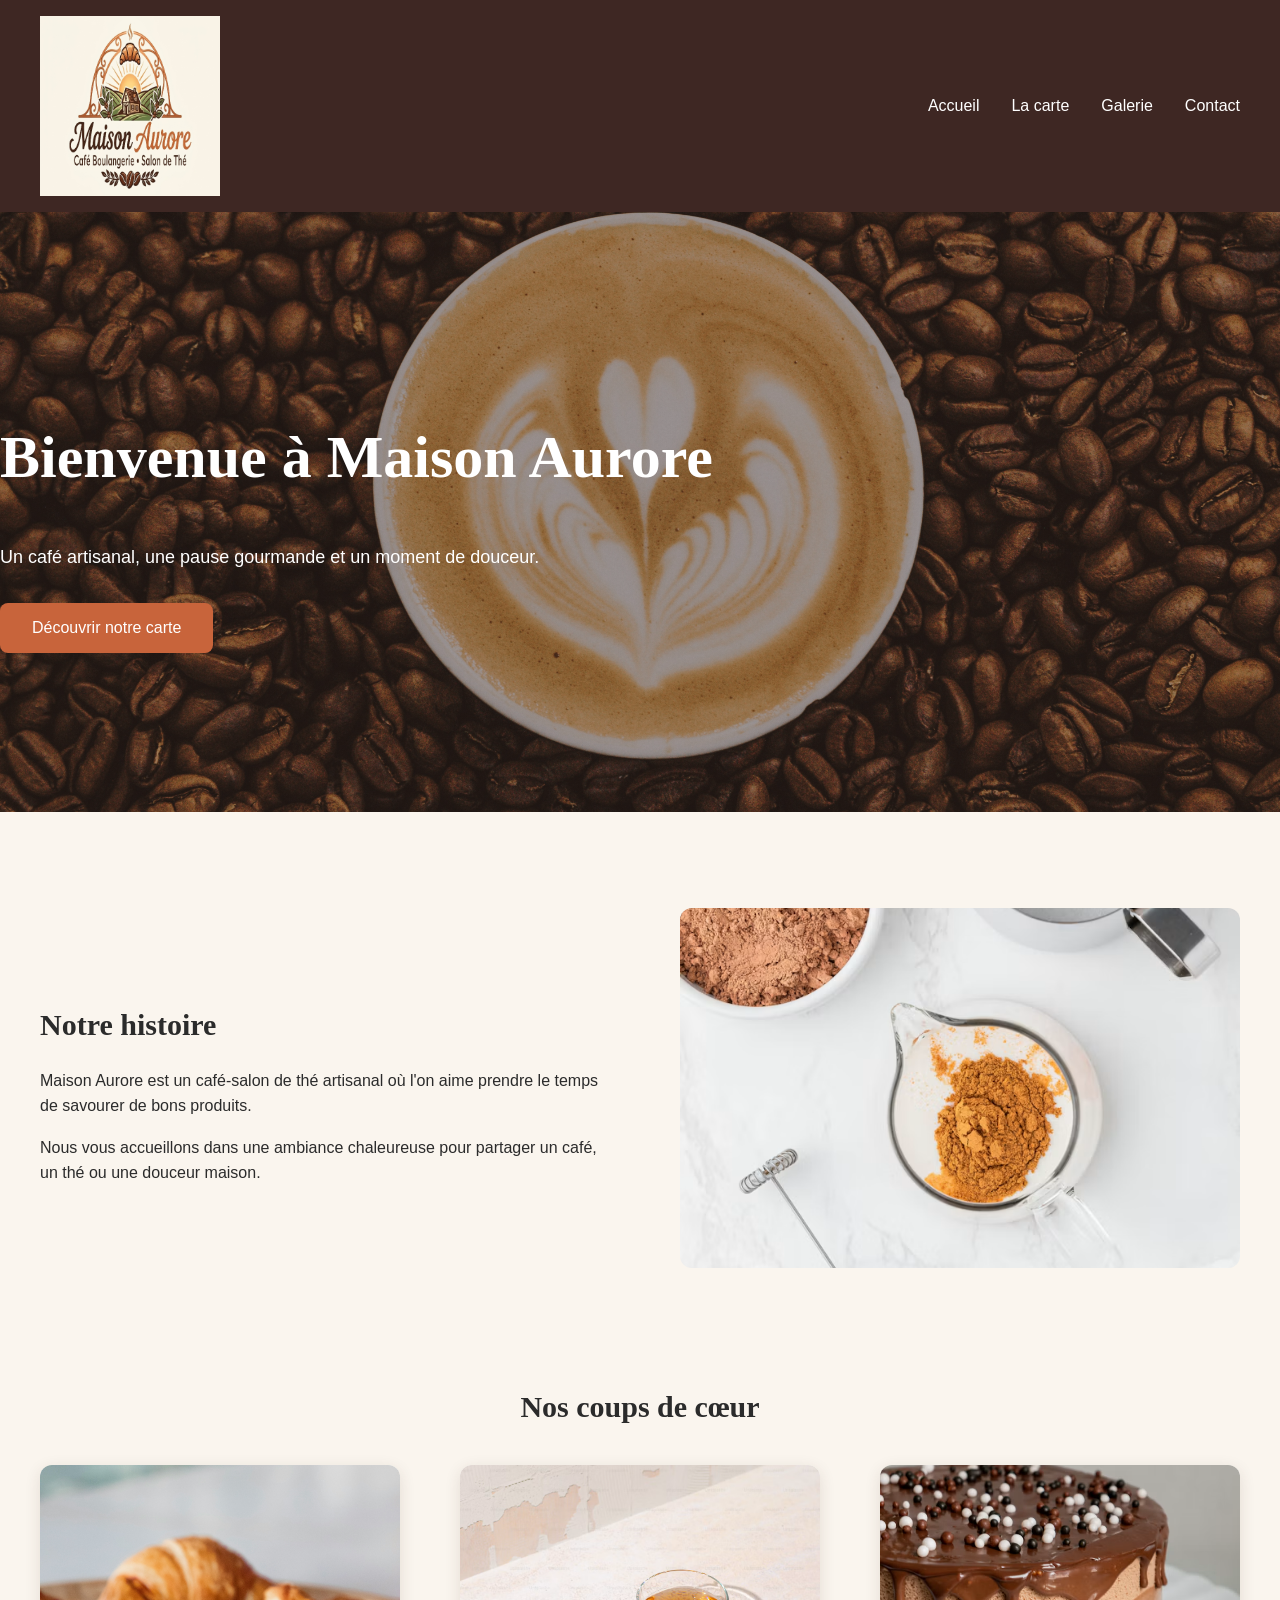
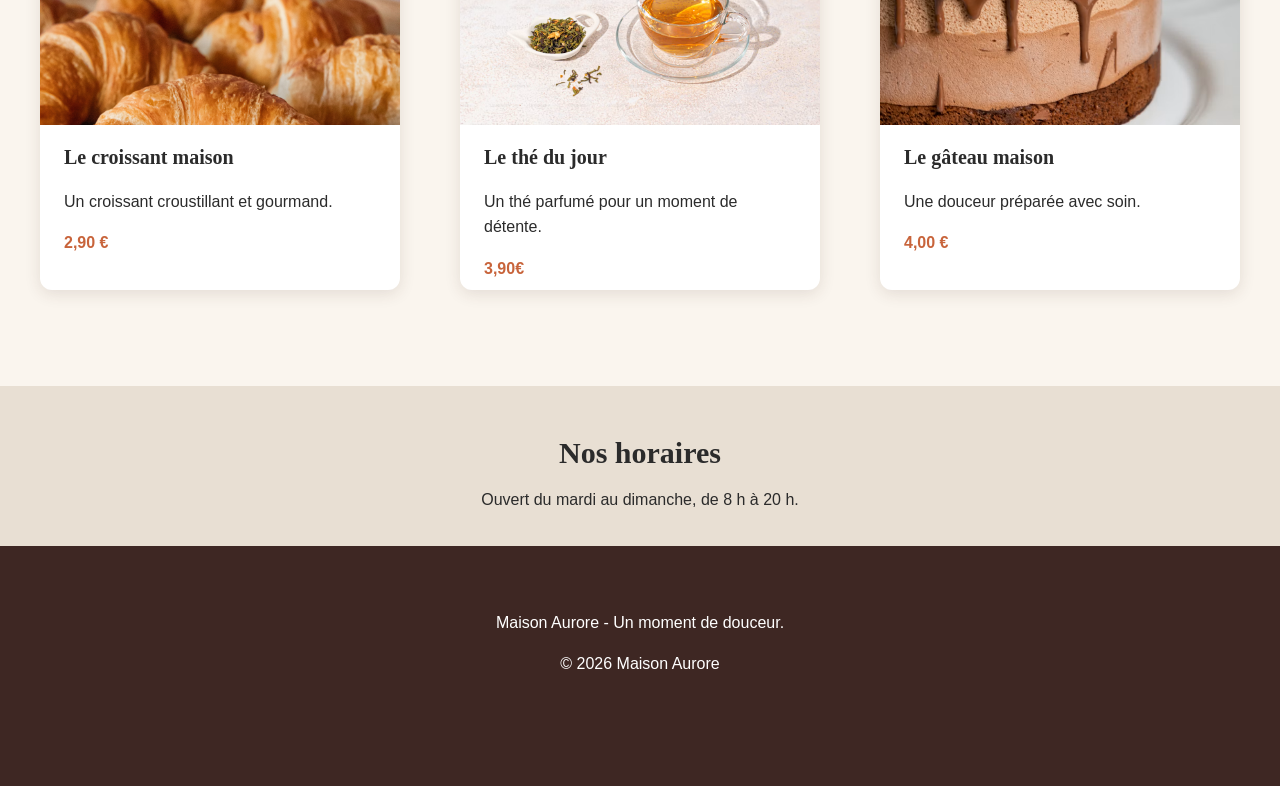
<file: index.html>
<!DOCTYPE html>
<html lang="en">
<head>
    <meta charset="UTF-8">
    <meta name="viewport" content="width=device-width, initial-scale=1.0">
    <title>Accueil</title>
    <link rel="stylesheet" href="css/style.css">
<link rel="icon" type="image/svg+xml" href="favicon/favicon.svg">
</head>
<body>
    <header>
        <nav>
            <a href="index.html" class="logo">
                <img class="mimi"   src="favicon/apple-touch-icon.png" alt="">
            </a>
            <ul>
                <li><a href="index.html">Accueil</a></li>
                <li><a href="carte.html">   La carte</a></li>
                <li><a href="galérie.html">Galerie</a></li>
                <li><a href="contact.html">Contact</a></li>
            </ul>
        </nav>
    </header>
    <main>
    <section   class="hero">
        <div class="hero-content">
        <h1>Bienvenue à Maison Aurore</h1>
        <p>Un café artisanal, une pause gourmande et un moment de douceur.</p>
        <a href="carte.html" class="btn">Découvrir notre carte</a>

    </div>
    </section>

     <section class="histoire">
            <div class="histoire-texte">
                <h2>Notre histoire</h2>

                <p>
                    Maison Aurore est un café-salon de thé artisanal
                    où l'on aime prendre le temps de savourer de bons produits.
                </p>

                <p>
                    Nous vous accueillons dans une ambiance chaleureuse
                    pour partager un café, un thé ou une douceur maison.
                </p>

                
            </div>

            <div class="histoire-image">
                <img src="asset/café_au_lait.avif" alt="Un café préparé avec du lait">
            </div>
        </section>
 <section class="coups-de-coeur">
            <h2>Nos coups de cœur</h2>

            <div class="cartes">

                <article class="carte">
                    <img src="asset/croissant_Maison.jpg" alt="Croissant doré">
                    <h3>Le croissant maison</h3>
                    <p>Un croissant croustillant et gourmand.</p>
                    <p class="prix">2,90 €</p>
                </article>

                <article class="carte">
                    <img src="asset/thé_du_jour.avif" alt="Tasse de thé">
                    <h3>Le thé du jour</h3>
                    <p>Un thé parfumé pour un moment de détente.</p>
                    <p class="prix">3,90€</p>
                </article>
                 <article class="carte">
                    <img src="asset/gateau_maison.avif" alt="Part de gâteau">
                    <h3>Le gâteau maison</h3>
                    <p>Une douceur préparée avec soin.</p>
                    <p class="prix">4,00 €</p>
                </article>

            </div>
        </section>

        <section class="horaires">
            <h2>Nos horaires</h2>
            <p>Ouvert du mardi au dimanche, de 8 h à 20 h.</p>
        </section>



</main>
<footer>
        <p>Maison Aurore - Un moment de douceur.</p>
        <p>© 2026 Maison Aurore</p>
    </footer>
    
</body>
</html>
</file>
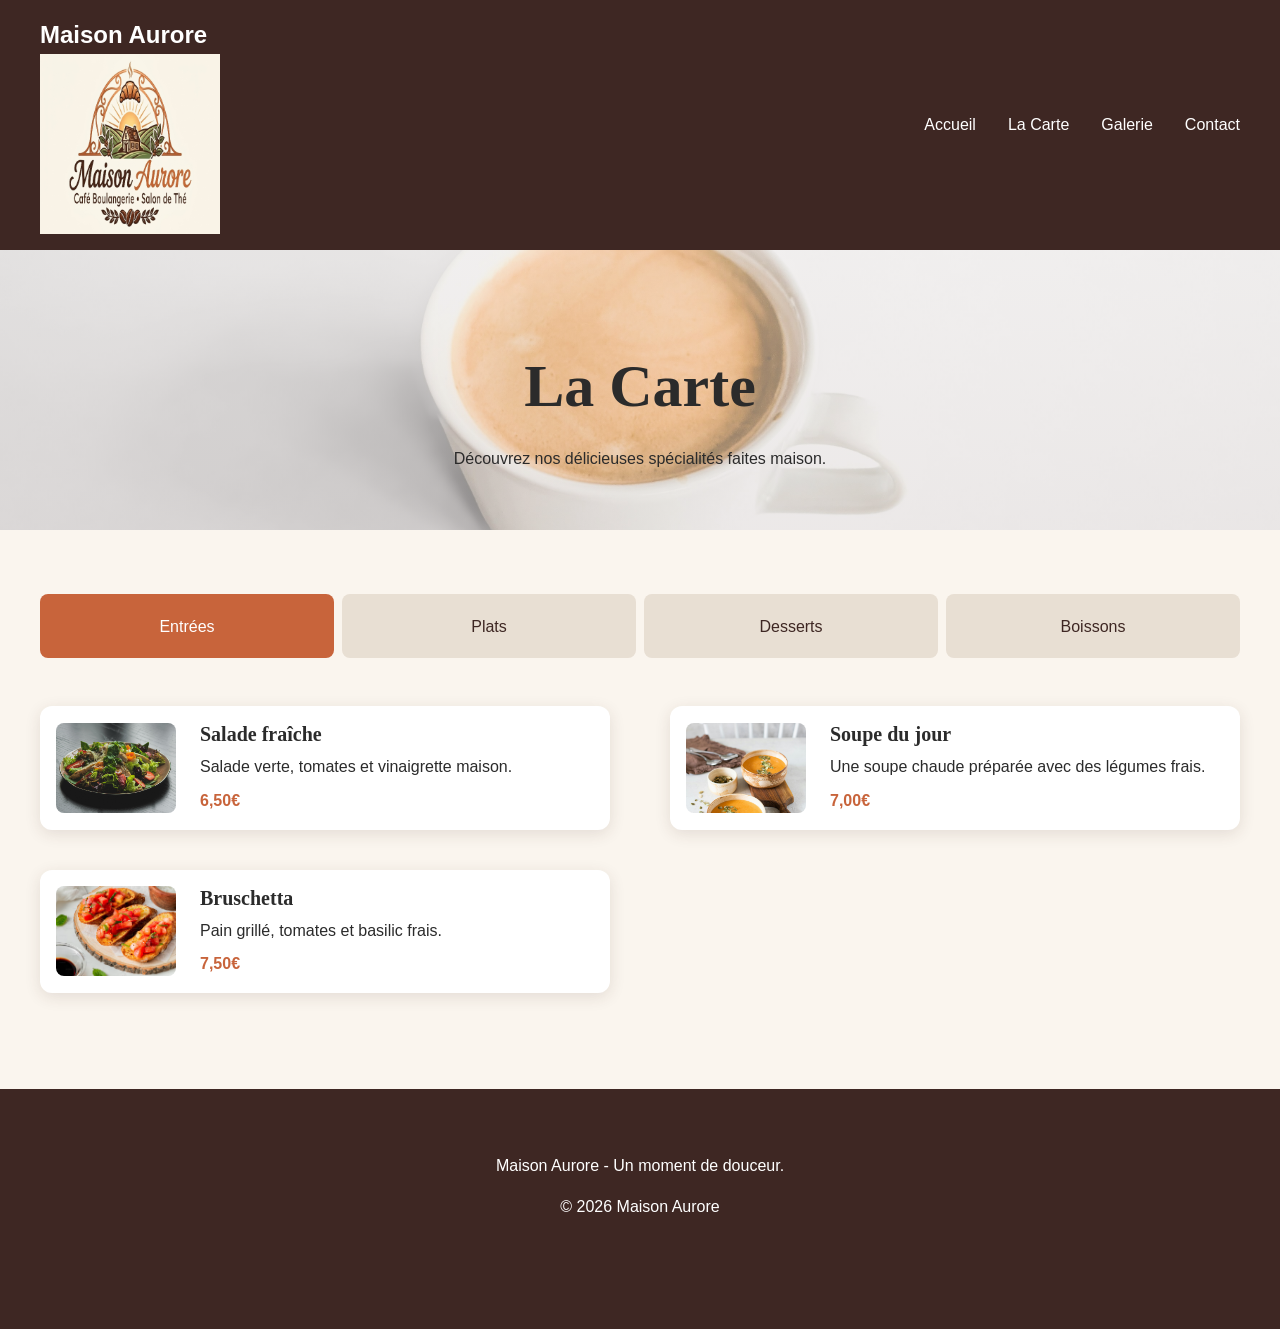
<file: carte.html>
<!DOCTYPE html>
<html lang="en">
<head>
    <meta charset="UTF-8">
    <meta name="viewport" content="width=device-width, initial-scale=1.0">
    <title>Carte</title>
    <link rel="stylesheet" href="css/style.css">


</head>
<body>
    <header>
    <nav>
        <a href="index.html" class="logo">Maison Aurore
                <img class="mimi"   src="favicon/apple-touch-icon.png" alt="">

        </a>

        <ul>
            <li><a href="index.html">Accueil</a></li>
            <li><a href="carte.html">La Carte</a></li>
            <li><a href="galérie.html">Galerie</a></li>
            <li><a href="contact.html">Contact</a></li>
        </ul>
    </nav>
</header>
<main>

    <section class="bandeau-carte">
        <h1>La Carte</h1>
        <p>Découvrez nos délicieuses spécialités faites maison.</p>
    </section>
 <section class="menu-section">

        <input type="radio" name="onglet" id="entrees" checked>
        <input type="radio" name="onglet" id="plats">
         <input type="radio" name="onglet" id="desserts">
        <input type="radio" name="onglet" id="boissons">

        <div class="onglets">
            <label for="entrees">Entrées</label>
              <label for="plats">Plats</label>
             <label for="desserts">Desserts</label>
            <label for="boissons">Boissons</label>
        </div>
        <div class="contenu-menu contenu-entrees">

            <article class="produit">
                <img src="asset/salade_fraîche.jpg" alt="Salade fraîche">
                <div>
                    <h3>Salade fraîche</h3>
                    <p>Salade verte, tomates et vinaigrette maison.</p>
                    <span>6,50€</span>
                </div>
            </article>

          <article class="produit">
                <img src="asset/soupe_du_jour.jpg" alt="Soupe de légumes">
                <div>
                    <h3>Soupe du jour</h3>
                    <p>Une soupe chaude préparée avec des légumes frais.</p>
                    <span>7,00€</span>
                </div>
            </article>
    <article class="produit">
                <img src="asset/Brushetta.avif" alt="Bruschetta">
                <div>
                    <h3>Bruschetta</h3>
                    <p>Pain grillé, tomates et basilic frais.</p>
                    <span>7,50€</span>
                </div>
            </article>

        </div>

<div class="contenu-menu contenu-plats">

            <article class="produit">
                <img src="asset/croque_Aurore.jpg" alt="Croque Aurore">
                <div>
                    <h3>Croque Aurore</h3>
                    <p>Pain de campagne, jambon, comté et béchamel maison.</p>
                    <span>9,50 €</span>
                </div>
            </article>

            <article class="produit">
                <img src="asset/Quiche_du_jour.jpg" alt="Quiche du jour">
                <div>
                    <h3>Quiche du jour</h3>
                    <p>Pâte brisée, légumes de saison et salade verte.</p>
                    <span>8,50€</span>
                </div>
            </article>

            <article class="produit">
                <img src="asset/bowl_végétal.avif" alt="Bowl végétal">
                <div>
                    <h3>Bowl végétal</h3>
                    <p>Quinoa, avocat, pois chiches et graines.</p>
                    <span>11,00€</span>
                </div>
            </article>

        </div>

      <div class="contenu-menu contenu-desserts">

            <article class="produit">
                <img src="asset/tarte_aux_pommee.avif" alt="Tarte aux pommes">
                <div>
                    <h3>Tarte aux pommes</h3>
                    <p>Une délicieuse tarte aux pommes faite maison.</p>
                    <span>4,50€</span>
                </div>
            </article>

            <article class="produit">
                <img src="asset/Fondant_au_chocolat.jpg" alt="Fondant au chocolat">
                <div>
                    <h3>Fondant au chocolat</h3>
                    <p>Un gâteau fondant au cœur chocolaté.</p>
                    <span>5,00€</span>
                </div>
            </article>

            <article class="produit">
                <img src="asset/cheesecake.avif" alt="Cheesecake">
                <div>
                    <h3>Cheesecake</h3>
                    <p>Un dessert crémeux avec une base biscuitée.</p>
                    <span>5,50€</span>
                </div>
            </article>


        </div>
  
 <div class="contenu-menu contenu-boissons">

            <article class="produit">
                <img src="asset/Café.jpg" alt="Café">
                <div>
                    <h3>Café</h3>
                    <p>Un café fraîchement préparé.</p>
                    <span>2,00 €</span>
                </div>
            </article>

            <article class="produit">
                <img src="asset/thé_parfumé.avif" alt="Thé">
                <div>
                    <h3>Thé parfumé</h3>
                    <p>Un thé délicat aux arômes naturels.</p>
                    <span>3,50€</span>
                </div>
            </article>

            <article class="produit">
                <img src="asset/Choco_chaud.jpg" alt="Chocolat chaud">
                <div>
                    <h3>Chocolat chaud</h3>
                    <p>Un chocolat chaud onctueux et gourmand.</p>
                    <span>4,00€</span>
                </div>
            </article>

        </div>

    </section>

</main>
<footer>
    <p>Maison Aurore - Un moment de douceur.</p>
    <p>© 2026 Maison Aurore</p>
</footer>
    
</body>
</html>
</file>
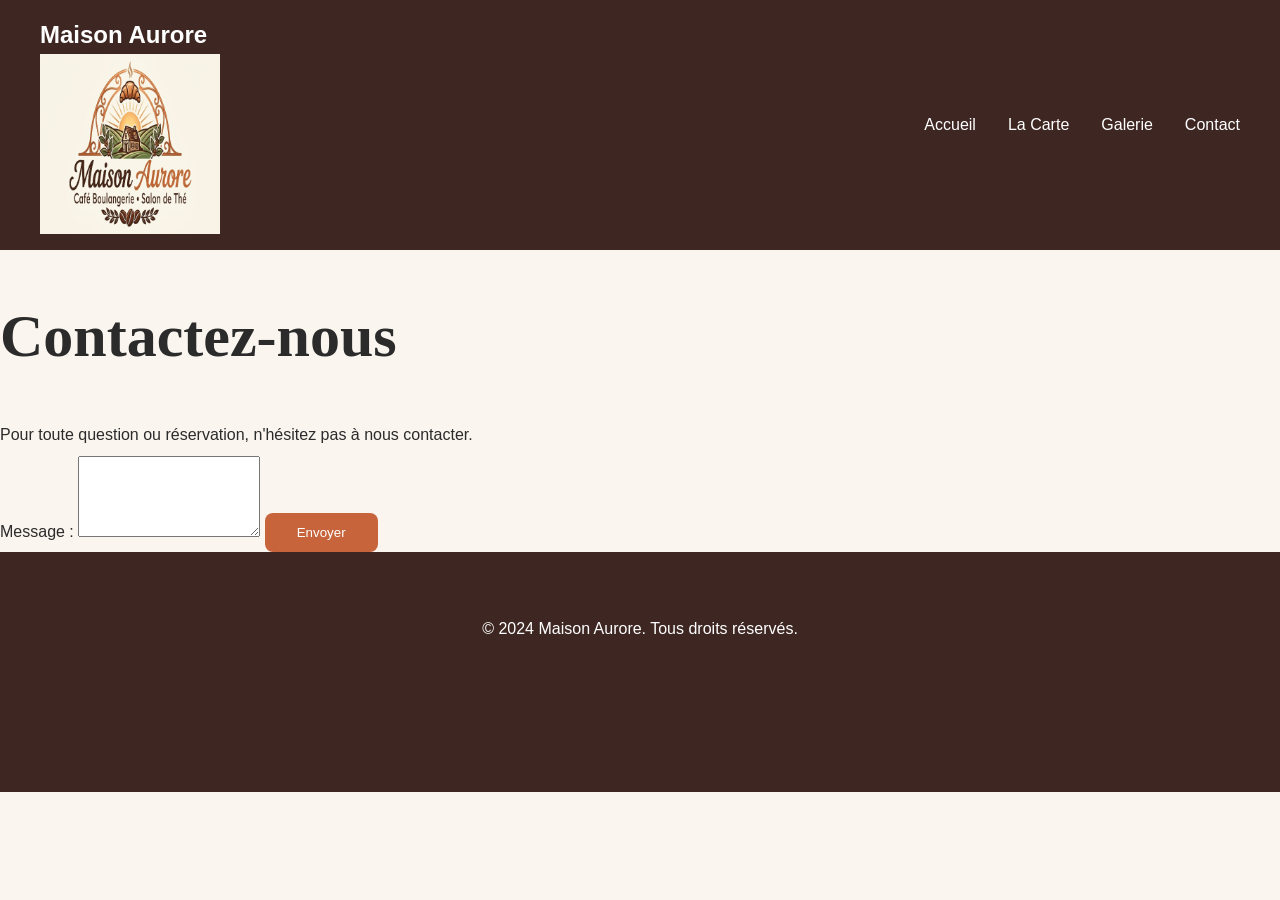
<file: contact.html>
<!DOCTYPE html>
<html lang="en">
<head>
    <meta charset="UTF-8">
    <meta name="viewport" content="width=device-width, initial-scale=1.0">
    <title>Contact</title>
    <link rel="stylesheet" href="css/style.css">
    <link rel="icon" type="image/svg+xml" href="favicon/favicon.svg">
</head>
<body>
    
    <header>
        <nav>
            <a href="index.html" class="logo">Maison Aurore
                <img class="mimi"   src="favicon/apple-touch-icon.png" alt="">
            </a>

          <ul>
                <li><a href="index.html">Accueil</a></li>
                <li><a href="carte.html">La Carte</a></li>
                <li><a href="galérie.html">Galerie</a></li>
                <li><a href="contact.html">Contact</a></li>
            </ul>
        </nav>
    </header>

    <main>

        <section class="contact-section">
            <h1>Contactez-nous</h1>
            <p>Pour toute question ou réservation, n'hésitez pas à nous contacter.</p>
            
            <form class="former"  action="submit_form.php" method="post">
                
                
                <label for="message">Message :</label>
                <textarea id="message" name="message" rows="5" required></textarea>

                <button class="btn" type="submit">Envoyer</button>
            </form>
            
        </section>


    </main>

    <footer>
        <p>&copy; 2024 Maison Aurore. Tous droits réservés.</p>
    </footer>
    
</body>
</html>
</file>
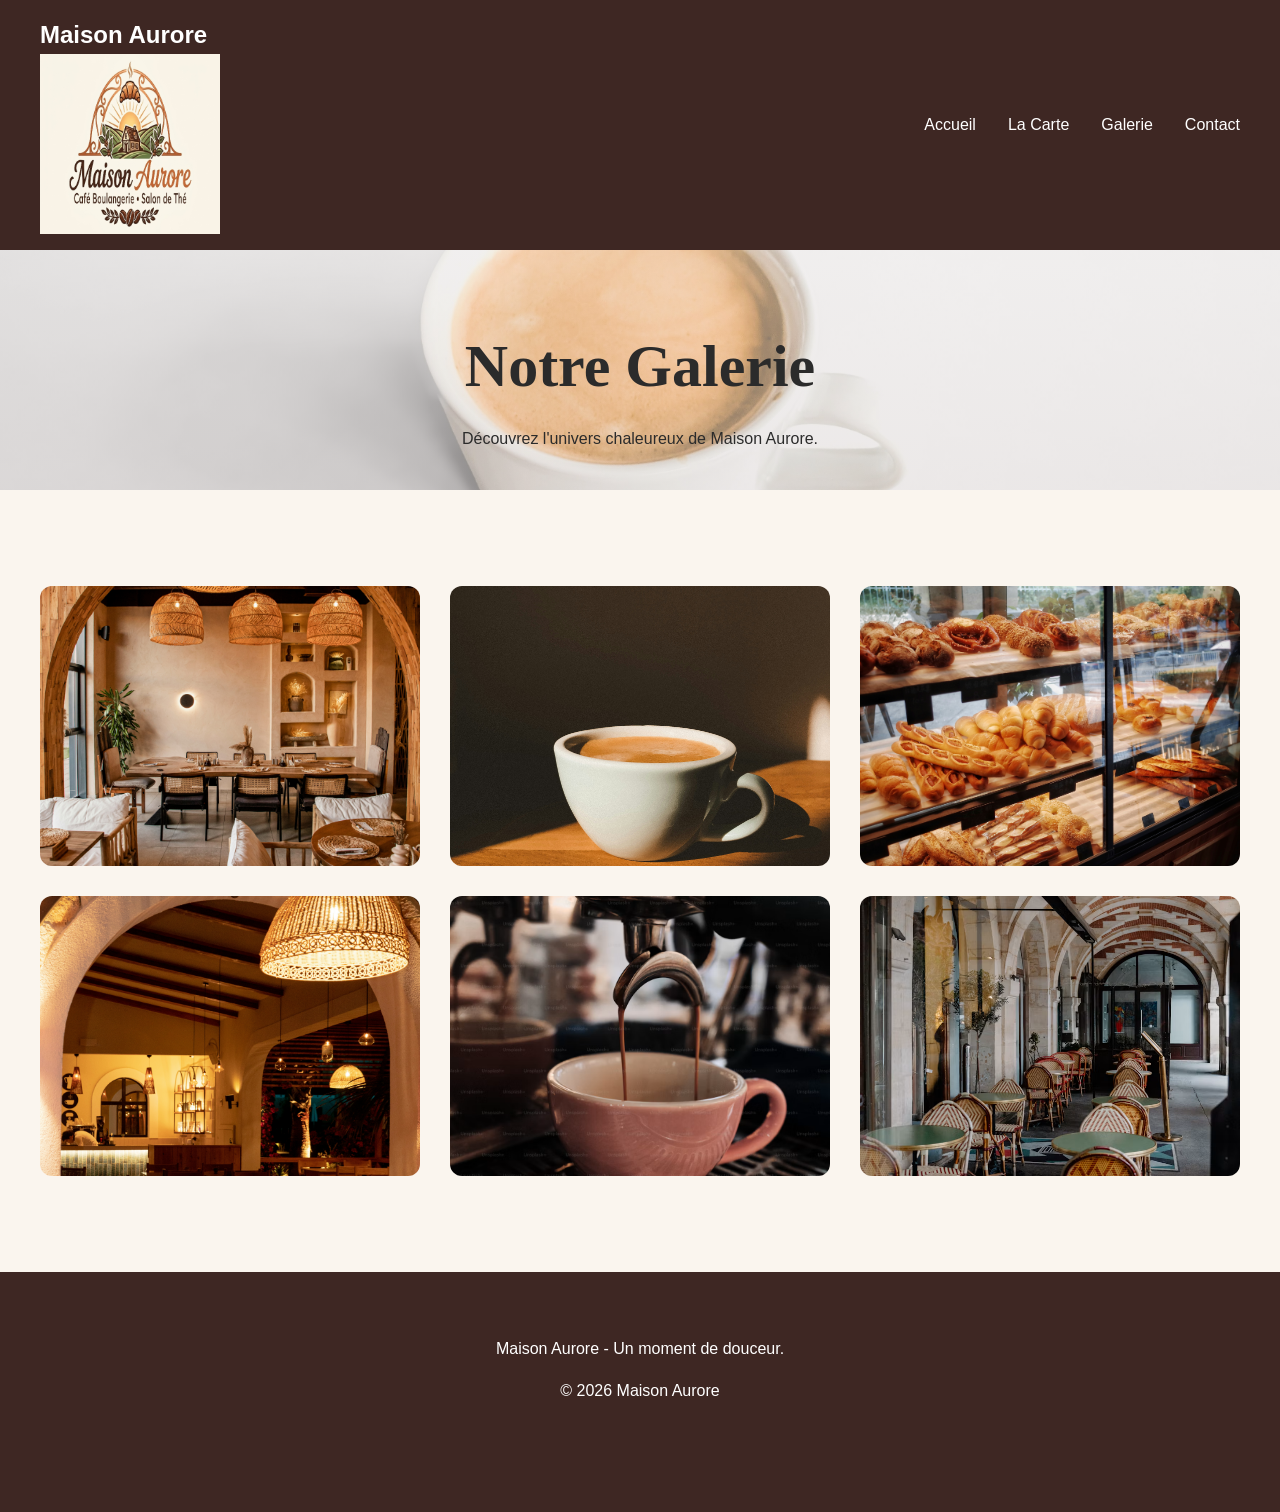
<file: galérie.html>
<!DOCTYPE html>
<html lang="fr">

<head>
    <meta charset="UTF-8">
    <meta name="viewport" content="width=device-width, initial-scale=1.0">
    <title>Maison Aurore - Galerie</title>
    <link rel="stylesheet" href="css/style.css">

    
</head>

<body>

<header>
        <nav>
            <a href="index.html" class="logo">Maison Aurore
                          <img class="mimi"   src="favicon/apple-touch-icon.png" alt="">

            </a>

            <ul>
                <li><a href="index.html">Accueil</a></li>
                <li><a href="carte.html">La Carte</a></li>
            <li><a href="galerie.html">Galerie</a></li>
              <li><a href="contact.html">Contact</a></li>
            </ul>
        </nav>
    </header>

    <main>

        <section class="titre-galerie">
            <h1>Notre Galerie</h1>
        <p>Découvrez l'univers chaleureux de Maison Aurore.</p>
        </section>

        <section class="galerie">

            <figure>
                <img src="asset/Interieur_du_Café.jpg" alt="Intérieur chaleureux du café">
                <figcaption>Notre espace chaleureux</figcaption>
            </figure>

    <figure>
                <img src="asset/tasse_de_café.jpg" alt="Tasse de café">
                <figcaption>Un bon café</figcaption>
           </figure>

      <figure>
       <img src="asset/vitrine.jpg" alt="Vitrine de pâtisseries">
                <figcaption>Nos gourmandises</figcaption>
            </figure>

  <figure>
                <img src="asset/Salon_de_thé.jpg" alt="Salon de thé">
                <figcaption>Notre salon de thé</figcaption>
            </figure>

            <figure>
                <img src="asset/preparation_cappuccino.avif" alt="Préparation d'un cappuccino">
      <figcaption>Notre savoir-faire</figcaption>
            </figure>

            <figure>
     <img src="asset/terrasse_café.avif" alt="Terrasse du café">
                <figcaption>Notre terrasse</figcaption>
            </figure>

       </section>

    </main>

    <footer>
        <p>Maison Aurore - Un moment de douceur.</p>
        <p>© 2026 Maison Aurore</p>
    </footer>

</body>
</html>
</file>
<file: css/style.css>
:root {
    --creme: #FAF5EE;
    --cafe: #3E2723;
    --terracotta: #C8643B;
    --sauge: #7A8F6B;
    --sable: #E8DFD3;
}
* {
    box-sizing: border-box;
}

body {
    margin: 0;
    background-color: var(--creme);
    color: #2B2B2B;
    font-family: "Poppins", sans-serif;
    line-height: 1.6;
}

img {
    max-width: 100%;
    display: block;
}
header {
    background-color: var(--cafe);
    position: sticky;
    top: 0;
    z-index: 100;
}y
.mimi{
    
}

nav {
    max-width: 1200px;
    min-height: 80px;
    margin: 0 auto;
    display: flex;
    justify-content: space-between;
    align-items: center;
    padding: 16px 0;
}

.logo {
    color: white;
    font-size: 24px;
    font-weight: bold;
    text-decoration: none;
}

nav ul {
    display: flex;
    gap: 32px;
    list-style: none;
    margin: 0;
    padding: 0;
}

nav ul a {
    color: white;
    text-decoration: none;
    transition: color 0.3s;
}

nav ul a:hover {
    color: var(--sable);
}
h1,
h2,
h3 {
    font-family: "Playfair Display", serif;
    line-height: 1.2;
}

h1 {
    font-size: 60px;
}

h2 {
    font-size: 30px;
}

h3 {
    font-size: 20px;
}
.bouton,
.bouton-secondaire {
    min-height: 48px;
    padding: 12px 32px;
    display: inline-flex;
    align-items: center;
    justify-content: center;
    border-radius: 8px;
    text-decoration: none;
    transition: 0.3s;
}

.bouton {
    background-color: var(--terracotta);
    color: white;
}

.bouton:hover {
    background-color: #A94E2B;
    transform: translateY(-2px);
}


.hero {
    min-height: 600px;
background:
        linear-gradient(rgba(62, 39, 35, 0.45), rgba(62, 39, 35, 0.45)),
        url("../asset/img_café.jpg") center / cover no-repeat;   
    color: white;
    display: flex;
    align-items: center;
}
.hero a {
    color: white;
    background-color: var(--terracotta);
    border-radius: 8px;
    padding: 12px 32px;
    display: inline-block;
    text-decoration: none;
    display: inline-flex;
    align-items: center;
    justify-content: center;

}

.hero-contenu {
    width: 1200px;
    max-width: calc(100% - 48px);
    margin: 0 auto;
}

.hero h1 {
    max-width: 750px;
}

.hero p {
    font-size: 18px;
    margin-bottom: 32px;
}
.histoire {
   
    max-width: 1200px;
    margin: 0 auto;
    padding: 96px 0;
    display: flex;
    align-items: center;
    gap: 80px;
}
.histoire a {
    margin-top: 24px;
    display: inline-block;
    background-color: var(--terracotta);
    color: white;

}
.histoire-texte,
.histoire-image {
    flex: 1;
    min-width: 0;
}

.histoire-image img {
    width: 100%;
    height: 360px;
    object-fit: cover;
    border-radius: 12px;
}
.coups-de-coeur {
    max-width: 1200px;
    margin: 0 auto;
    padding: 0 0 96px;
}

.coups-de-coeur > h2 {
    text-align: center;
    margin-bottom: 40px;
}

.cartes {
    display: grid;
    grid-template-columns: repeat(3, 1fr);
    gap: 60px;
}

.carte {
    background-color: white;
    border-radius: 12px;
    overflow: hidden;
    box-shadow: 0 4px 16px rgba(62, 39, 35, 0.12);
    transition: transform 0.3s, box-shadow 0.3s;
}

.carte:hover {
    transform: translateY(-4px);
    box-shadow: 0 8px 24px rgba(62, 39, 35, 0.18);
}

.carte img {
    width: 100%;
    height: 260px;
    object-fit: cover;
}

.carte h3,
.carte p {
    margin-left: 24px;
    margin-right: 24px;
}

.prix {
    color: var(--terracotta);
    font-weight: bold;
}
.horaires {
    min-height: 160px;
    padding: 24px;
    background-color: var(--sable);
    text-align: center;
}

.horaires h2 {
    margin-bottom: 1px;
}

footer {
    min-height: 240px;
    padding: 48px 24px;
    background-color: var(--cafe);
    color: white;
    text-align: center;
}
@media (max-width: 1024px) {
    nav {
        padding: 16px 24px;
    }

    .histoire {
        padding: 64px 24px;
        gap: 32px;
    }

    .coups-de-coeur {
        padding: 0 24px 64px;
    }

    .cartes {
        grid-template-columns: repeat(2, 1fr);
        gap: 24px;
    }
}

@media (max-width: 600px) {
    nav {
        flex-direction: column;
        gap: 16px;
    }

    nav ul {
        flex-wrap: wrap;
        justify-content: center;
        gap: 16px;
    }

    h1 {
        font-size: 40px;
    }

    h2 {
        font-size: 30px;
    }

    .hero {
        min-height: 420px;
    }

    .histoire {
        flex-direction: column;
        padding: 64px 24px;
        gap: 24px;
    }

    .histoire-image {
        order: -1;
        width: 100%;
    }

    .histoire-image img {
        height: 220px;
    }

    .cartes {
        grid-template-columns: 1fr;
    }

    .carte img {
        height: 200px;
    }
}








.bandeau-carte {
    height: 280px;
    background:
        linear-gradient(rgba(238, 234, 233, 0.45), rgba(227, 220, 219, 0.45)),
        url("../asset/img2_Café.jpg") center / cover no-repeat; 
    display: flex;
    flex-direction: column;
    justify-content: center;
    align-items: center;
    text-align: center;

}

.bandeau-carte h1,p {
    margin-bottom: 8px;

}

.menu-section {
    max-width: 1200px;
    margin: 0 auto;
    padding: 64px 0 96px;
}


.menu-section input {
    display: none;
}


.onglets {
    display: grid;
    grid-template-columns: repeat(4, 1fr);
    gap: 8px;
    margin-bottom: 48px;
}

.onglets label {
    background-color: var(--sable);
    color: var(--cafe);
    height: 64px;
    display: flex;
    justify-content: center;
    align-items: center;
    cursor: pointer;
    border-radius: 8px;
    transition: 0.3s;
}


#entrees:checked ~ .onglets label[for="entrees"],
#plats:checked ~ .onglets label[for="plats"],
#desserts:checked ~ .onglets label[for="desserts"],
#boissons:checked ~ .onglets label[for="boissons"] {
    background-color: var(--terracotta);
    color: white;
}


.contenu-menu {
    display: none;
    grid-template-columns: repeat(2, 1fr);
    gap: 40px 60px;
    animation: apparition 0.3s ease;
}


#entrees:checked ~ .contenu-entrees,
#plats:checked ~ .contenu-plats,
#desserts:checked ~ .contenu-desserts,
#boissons:checked ~ .contenu-boissons {
    display: grid;
}

/* Animation */

@keyframes apparition {
    from {
        opacity: 0;
    }

    to {
        opacity: 1;
    }
}


.produit {
    display: flex;
    align-items: center;
    gap: 24px;
    background-color: white;
    padding: 16px;
    border-radius: 12px;
    box-shadow: 0 4px 16px rgba(62, 39, 35, 0.12);
}

.produit img {
    width: 120px;
    height: 90px;
    object-fit: cover;
    border-radius: 8px;
}

.produit h3 {
    margin: 0 0 8px;
}

.produit p {
    margin: 0 0 8px;
}

.produit span {
    color: var(--terracotta);
    font-weight: bold;
}


@media (max-width: 1024px) {

    .menu-section {
        padding: 64px 24px;
    }

    .contenu-menu {
        gap: 24px;
    }

}

@media (max-width: 600px) {

    .bandeau-carte {
        height: 240px;
        padding: 24px;
    }

    .onglets {
        grid-template-columns: repeat(2, 1fr);
    }

    .contenu-menu {
        grid-template-columns: 1fr;
    }

    .produit {
        gap: 16px;
    }

    .produit img {
        width: 100px;
        height: 80px;
    }

}










.titre-galerie {
    background:
        linear-gradient(rgba(238, 234, 233, 0.45), rgba(227, 220, 219, 0.45)),
        url("../asset/img2_Café.jpg") center / cover no-repeat;  
    height: 240px;
    background-color: var(--sable);
    display: flex;
    flex-direction: column;
    justify-content: center;
    align-items: center;
    text-align: center;
}

.titre-galerie h1 {
    margin-bottom: 8px;
}

.galerie {
    
    max-width: 1200px;
    margin: 0 auto;
    padding: 96px 0;
    display: grid;
    grid-template-columns: repeat(3, 1fr);
    gap: 30px;
}

.galerie figure {
    margin: 0;
    height: 280px;
    position: relative;
    overflow: hidden;
    border-radius: 12px;
}

.galerie img {
    width: 100%;
    height: 100%;
    object-fit: cover;
    transition: transform 0.4s;
}

.galerie figure:hover img {
    transform: scale(1.05);
}

.galerie figcaption {
    position: absolute;
    bottom: 0;
    left: 0;
    width: 100%;
    padding: 16px;
    background-color: rgba(62, 39, 35, 0.85);
    color: white;
    opacity: 0;
    transition: opacity 0.3s;
}

.galerie figure:hover figcaption {
    opacity: 1;
}

@media (max-width: 1024px) {
    .galerie {
        grid-template-columns: repeat(2, 1fr);
        padding: 64px 24px;
    }
}

@media (max-width: 600px) {
    .titre-galerie {
        padding: 24px;
    }

    .galerie {
        grid-template-columns: 1fr;
    }
}



.contact-section {
    



}

.btn {
    
    text-decoration: none;
    background-color: var(--terracotta);
    color: white;
    border: none;
    padding: 12px 32px;
    border-radius: 8px;
    cursor: pointer;
    transition: background-color 0.3s, transform 0.3s;

}
</file>
